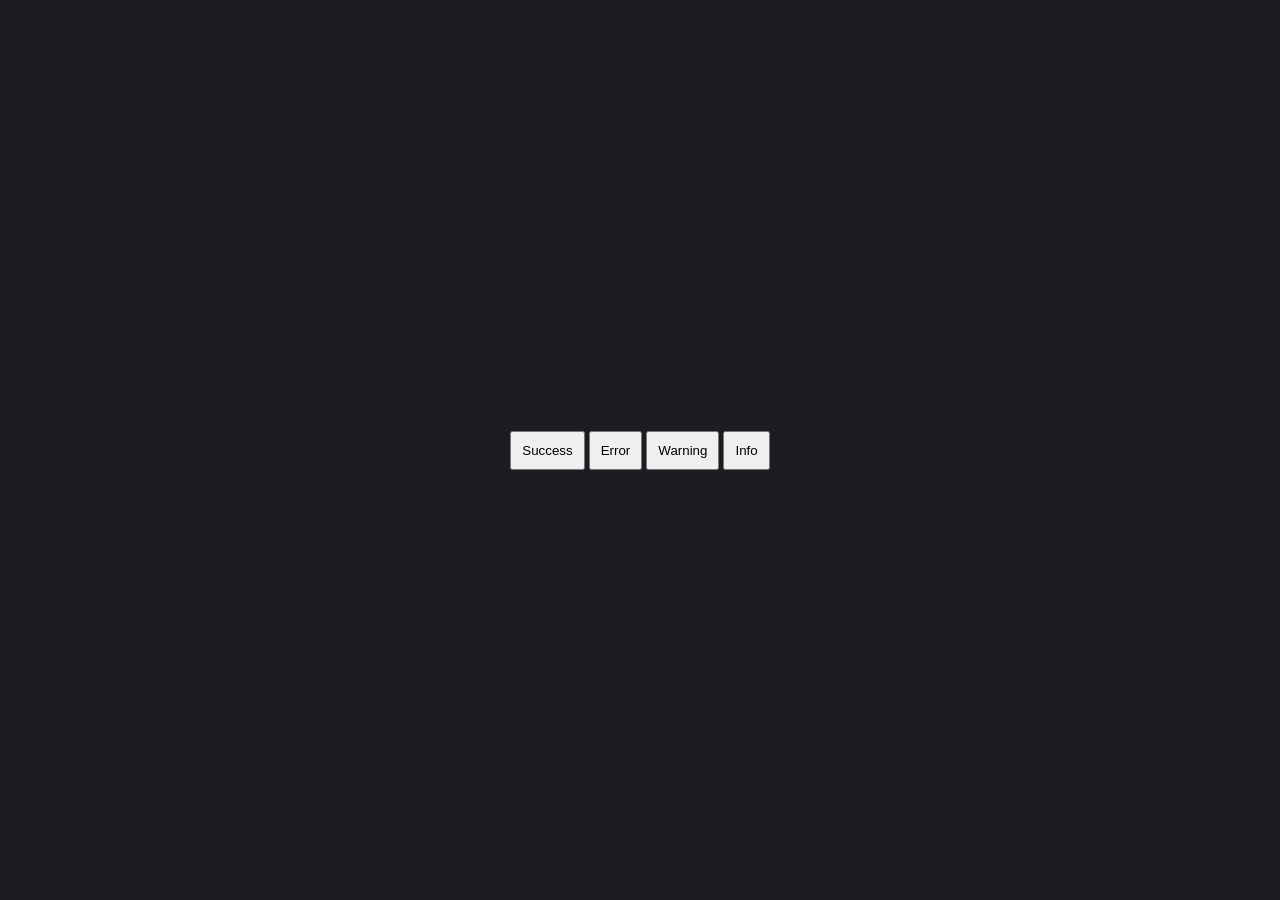
<file: Alerts Messeges/index.html>
<!DOCTYPE html>
<html lang="en">
<head>
    <meta charset="UTF-8">
    <meta name="viewport" content="width=device-width, initial-scale=1.0">
    <link rel="shortcut icon" href="https://img.icons8.com/fluency-systems-filled/50/no-reminders.png" type="image/x-icon">
    <title>Alerts Message</title>
    <link rel="stylesheet" href="style.css">
</head>
<body>

<div class="center-file-label">
    <div class="notifications">
        
    </div>
    <div class="buttons">
        <button class="btn" id="success">Success</button>
        <button class="btn" id="error">Error</button>
        <button class="btn" id="warning">Warning</button>
        <button class="btn" id="info">Info</button>
    </div>
 </div>     
    
</body>
<script src="script.js"></script>
</html>
</file>
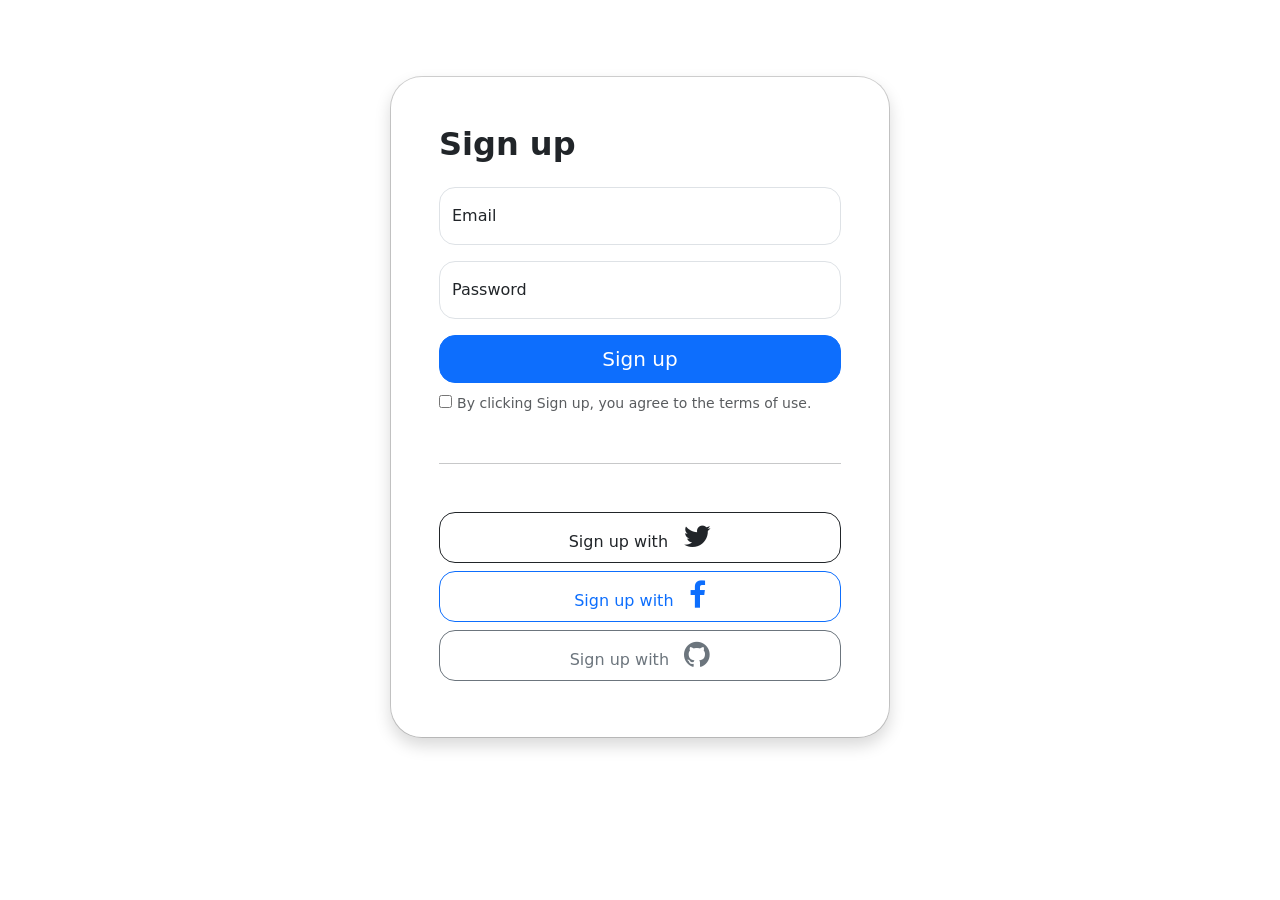
<file: Login Page/index.html>
<!doctype html>
<html lang="en">
  <head>
    <meta charset="utf-8">
    <meta name="viewport" content="width=device-width, initial-scale=1">
    <title>Login page example</title>

    <link href="https://cdn.jsdelivr.net/npm/bootstrap@5.0.2/dist/css/bootstrap.min.css" rel="stylesheet" integrity="sha384-EVSTQN3/azprG1Anm3QDgpJLIm9Nao0Yz1ztcQTwFspd3yD65VohhpuuCOmLASjC" crossorigin="anonymous">
    <link rel="stylesheet" href="https://cdnjs.cloudflare.com/ajax/libs/font-awesome/4.7.0/css/font-awesome.min.css">


    <link href="style.css" rel="stylesheet">
  </head>
  <body>
    
<div class="modal modal-signin position-static d-block py-5">
  <div class="modal-dialog" role="document">
    <div class="modal-content rounded-5 shadow">
      
      <div class="modal-header p-5 pb-4 border-bottom-0 ">
        <h2 class="fw-bold mb-0">Sign up</h2>
      </div>

      <div class="modal-body p-5 pt-0">
        <form class="">

          <div class="form-floating mb-3">
            <input type="email" class="form-control rounded-4" placeholder="name@example.com">
            <label>Email</label>
          </div>

          <div class="form-floating mb-3">
            <input type="password" class="form-control rounded-4" placeholder="Password">
            <label >Password</label>
          </div>

          <button class="w-100 mb-2 btn btn-lg rounded-4 btn-primary" type="submit">Sign up</button>
          
          <input type="checkbox">
          <small class="text-muted">By clicking Sign up, you agree to the terms of use.</small>

          <hr class="my-5">

          <button class="w-100 py-2 mb-2 btn btn-outline-dark rounded-4" type="submit">
            Sign up with  &nbsp; <i class="fa fa-twitter" style="font-size:30px"></i>
          </button>

          <button class="w-100 py-2 mb-2 btn btn-outline-primary rounded-4" type="submit">
            Sign up with  &nbsp; <i class="fa fa-facebook-f" style="font-size:30px"></i>
          </button>

          <button class="w-100 py-2 mb-2 btn btn-outline-secondary rounded-4" type="submit">
             Sign up with  &nbsp; <i class="fa fa-github" style="font-size:30px"></i>
          </button>

        </form>
      </div>

    </div>
  </div>
</div>


      
  </body>
</html>
</file>
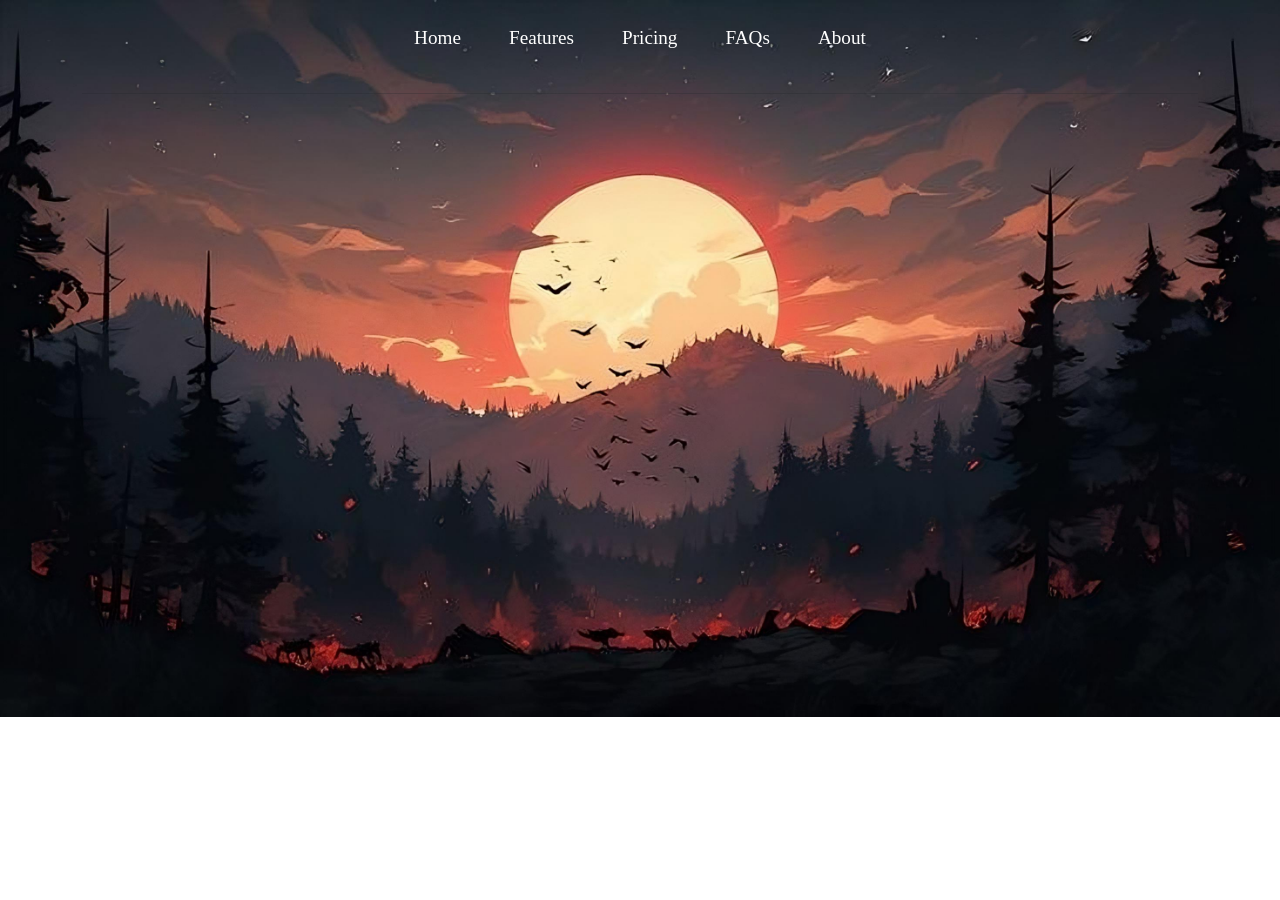
<file: Cover/Cover Page Without Text/index.html>
<!doctype html>
<html lang="en">
  <head>
    <meta charset="utf-8">
    <meta name="viewport" content="width=device-width, initial-scale=1">
    <title>navbar</title>
    <link href="https://cdn.jsdelivr.net/npm/bootstrap@5.0.2/dist/css/bootstrap.min.css" rel="stylesheet" integrity="sha384-EVSTQN3/azprG1Anm3QDgpJLIm9Nao0Yz1ztcQTwFspd3yD65VohhpuuCOmLASjC" crossorigin="anonymous">

    <link href="style.css" rel="stylesheet">
  </head>
  <body>

  <div class="container">
    <header class="d-flex justify-content-center py-4 ">
      <ul class="nav nav-pills">
        <li class="nav-item px-4"><a href="#" class="list-item">Home</a></li>
        <li class="nav-item px-4"><a href="#" class="list-item">Features</a></li>
        <li class="nav-item px-4"><a href="#" class="list-item">Pricing</a></li>
        <li class="nav-item px-4"><a href="#" class="list-item">FAQs</a></li>
        <li class="nav-item px-4"><a href="#" class="list-item">About</a></li>
      </ul>
    </header>
    <hr>
  </div>
      
  </body>
</html>
</file>
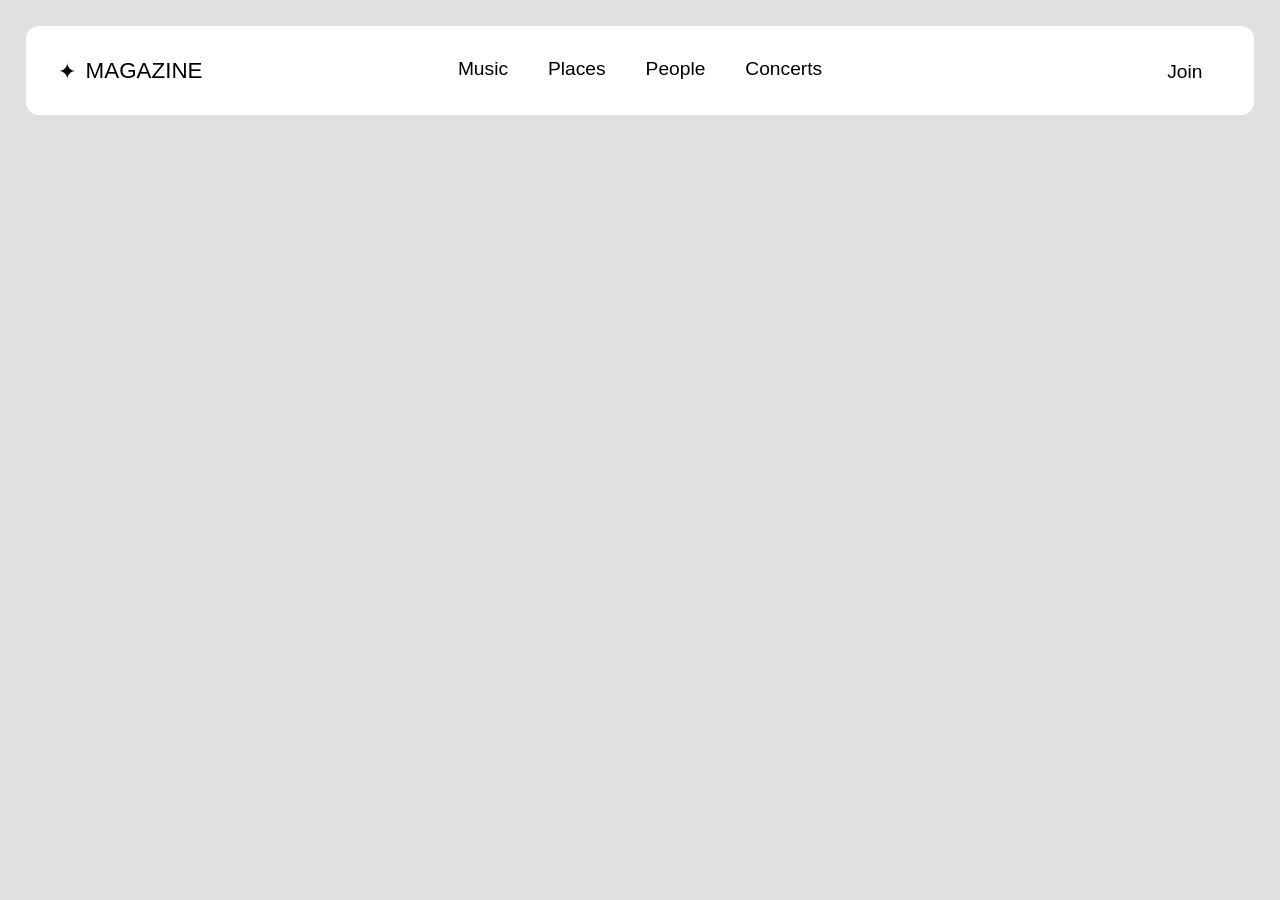
<file: Nav Bars/Hover Respons NavBar/index.html>
<!DOCTYPE html>
<html lang="en">
<head>
    <meta charset="UTF-8">
    <meta name="viewport" content="width=device-width, initial-scale=1.0">
    <title>Nav Bar</title>
    <link rel="stylesheet" href="style.css">
</head>
<body>
        <div class="container">
      <div class="menu-container">
        <div class="menu">
          <div class="menu-shrink">
            <div class="menu-left">
              ✦
              <div class="menu-brand">Magazine</div>
            </div>
            <div class="menu-center">
              <a href="#">Music</a>
              <a href="#">Places</a>
              <a href="#">People</a>
              <a href="#">Concerts</a>
            </div>
            <div class="menu-right">
              <a href="#">Join </a>
            </div>
          </div>

          <div class="menu-expand">
            <span class="divider"></span>
            <div class="expand row-1">
              <span>houston</span>
              <p>Professional and exclusive</p>
            </div>
            <div class="expand row-2">
              <p>
                techno sound identity for your
                <span class="img"></span> &nbsp;brand
              </p>
            </div>
            <div class="expand row-3">
              <p>Sound is our life</p>
              <p class="arrows">
                <span>&#8592;</span>&nbsp;<span>&#8594;</span>
              </p>
            </div>
          </div>
        </div>
      </div>
      
    </div>
</body>
</html>
</file>
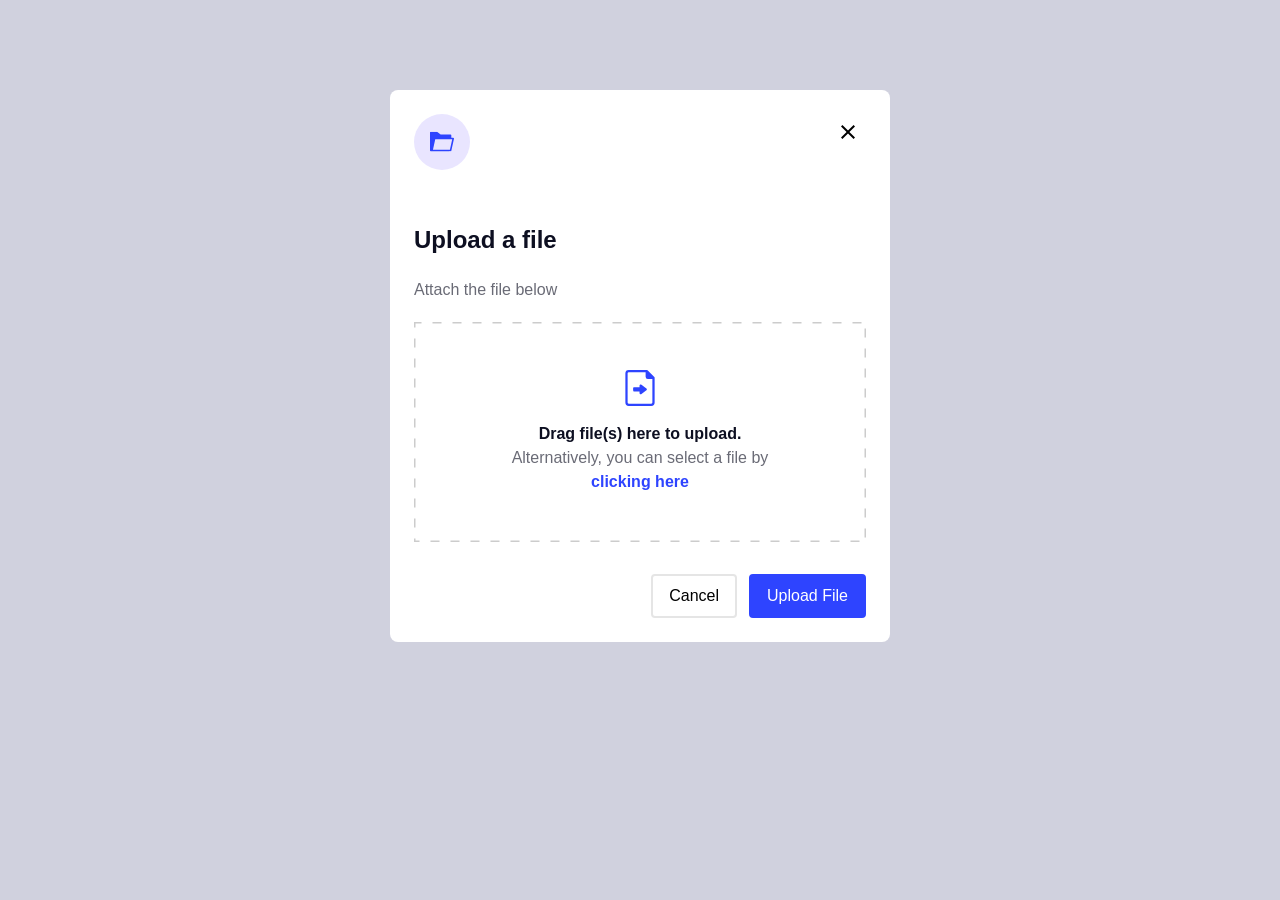
<file: Upload/Upload With Section/index.html>
<!DOCTYPE html>
<html lang="en">
<head>
    <meta charset="UTF-8">
    <meta name="viewport" content="width=device-width, initial-scale=1.0">
    <title>Upload</title>
    <link rel="stylesheet" href="style.css">
</head>
<body>
    
    <div id="uploadPopup" class="modal">

        <div class="modal-header">
            <div class="modal-logo">
                <span class="logo-circle">
                    <svg xmlns="http://www.w3.org/2000/svg" xmlns:xlink="http://www.w3.org/1999/xlink" width="512" height="419.116" viewBox="0 0 512 419.116">
                        <defs>
                            <clipPath id="clip-folder-new">
                                <rect width="512" height="419.116" />
                            </clipPath>
                        </defs>
                        <g id="folder-new" clip-path="url(#clip-folder-new)">
                            <path id="Union_1" data-name="Union 1" d="M16.991,419.116A16.989,16.989,0,0,1,0,402.125V16.991A16.989,16.989,0,0,1,16.991,0H146.124a17,17,0,0,1,10.342,3.513L227.217,57.77H437.805A16.989,16.989,0,0,1,454.8,74.761v53.244h40.213A16.992,16.992,0,0,1,511.6,148.657L454.966,405.222a17,17,0,0,1-16.6,13.332H410.053v.562ZM63.06,384.573H424.722L473.86,161.988H112.2Z" fill="var(--c-action-primary)" stroke="" stroke-width="1" />
                        </g>
                    </svg>
                </span>
            </div>

            <button class="btn-close" onclick="closePopup()">
                <svg xmlns="http://www.w3.org/2000/svg" width="24" height="24" viewBox="0 0 24 24"><path fill="none" d="M0 0h24v24H0V0z"/><path d="M19 6.41L17.59 5 12 10.59 6.41 5 5 6.41 10.59 12 5 17.59 6.41 19 12 13.41 17.59 19 19 17.59 13.41 12 19 6.41z" fill="var(--c-text-secondary)"/></svg>
            </button>
        </div>


        <div class="modal-body" >
            <h2 class="modal-title">Upload a file</h2>
            <p class="modal-description">Attach the file below</p>
            <button class="upload-area" id="dropZone">
                <span class="upload-area-icon">
                        <svg xmlns="http://www.w3.org/2000/svg" xmlns:xlink="http://www.w3.org/1999/xlink" width="340.531" height="419.116" viewBox="0 0 340.531 419.116">
                        <g id="files-new" clip-path="url(#clip-files-new)">
                            <path id="Union_2" data-name="Union 2" d="M-2904.708-8.885A39.292,39.292,0,0,1-2944-48.177V-388.708A39.292,39.292,0,0,1-2904.708-428h209.558a13.1,13.1,0,0,1,9.3,3.8l78.584,78.584a13.1,13.1,0,0,1,3.8,9.3V-48.177a39.292,39.292,0,0,1-39.292,39.292Zm-13.1-379.823V-48.177a13.1,13.1,0,0,0,13.1,13.1h261.947a13.1,13.1,0,0,0,13.1-13.1V-323.221h-52.39a26.2,26.2,0,0,1-26.194-26.195v-52.39h-196.46A13.1,13.1,0,0,0-2917.805-388.708Zm146.5,241.621a14.269,14.269,0,0,1-7.883-12.758v-19.113h-68.841c-7.869,0-7.87-47.619,0-47.619h68.842v-18.8a14.271,14.271,0,0,1,7.882-12.758,14.239,14.239,0,0,1,14.925,1.354l57.019,42.764c.242.185.328.485.555.671a13.9,13.9,0,0,1,2.751,3.292,14.57,14.57,0,0,1,.984,1.454,14.114,14.114,0,0,1,1.411,5.987,14.006,14.006,0,0,1-1.411,5.973,14.653,14.653,0,0,1-.984,1.468,13.9,13.9,0,0,1-2.751,3.293c-.228.2-.313.485-.555.671l-57.019,42.764a14.26,14.26,0,0,1-8.558,2.847A14.326,14.326,0,0,1-2771.3-147.087Z" transform="translate(2944 428)" fill="var(--c-action-primary)"/>
                        </g>
                        </svg>
                </span>
                <span class="upload-area-title">Drag file(s) here to upload.
                </span>
                <span class="upload-area-description">
                    Alternatively, you can select a file by <br/><strong>clicking here</strong>
                </span>
            </button>
        </div>

        <div class="modal-footer">
            <button class="btn-secondary" onclick="closePopup()">Cancel</button>
            <button class="btn-primary">Upload File</button>
        </div>
    </div>

</body>


<script>
  
    function closePopup() {
      document.getElementById('uploadPopup').classList.add('nonactive');
    }

    const dropZone = document.getElementById('dropZone');
    dropZone.addEventListener('dragover', (e) => {
      e.preventDefault();
      dropZone.classList.add('active');
    });
  
    dropZone.addEventListener('dragleave', () => {
      dropZone.classList.remove('active');
    });
  
    dropZone.addEventListener('drop', (e) => {
      e.preventDefault();
      dropZone.classList.remove('active');
      let files = e.dataTransfer.files;
      console.log(files);
    });
  
    dropZone.addEventListener('click', () => {
      const fileInput = document.createElement('input');
      fileInput.type = 'file';
      fileInput.onchange = (e) => {
        let files = e.target.files;
        console.log(files);
      };
      fileInput.click();
    });
  </script>
  

</html>
</file>
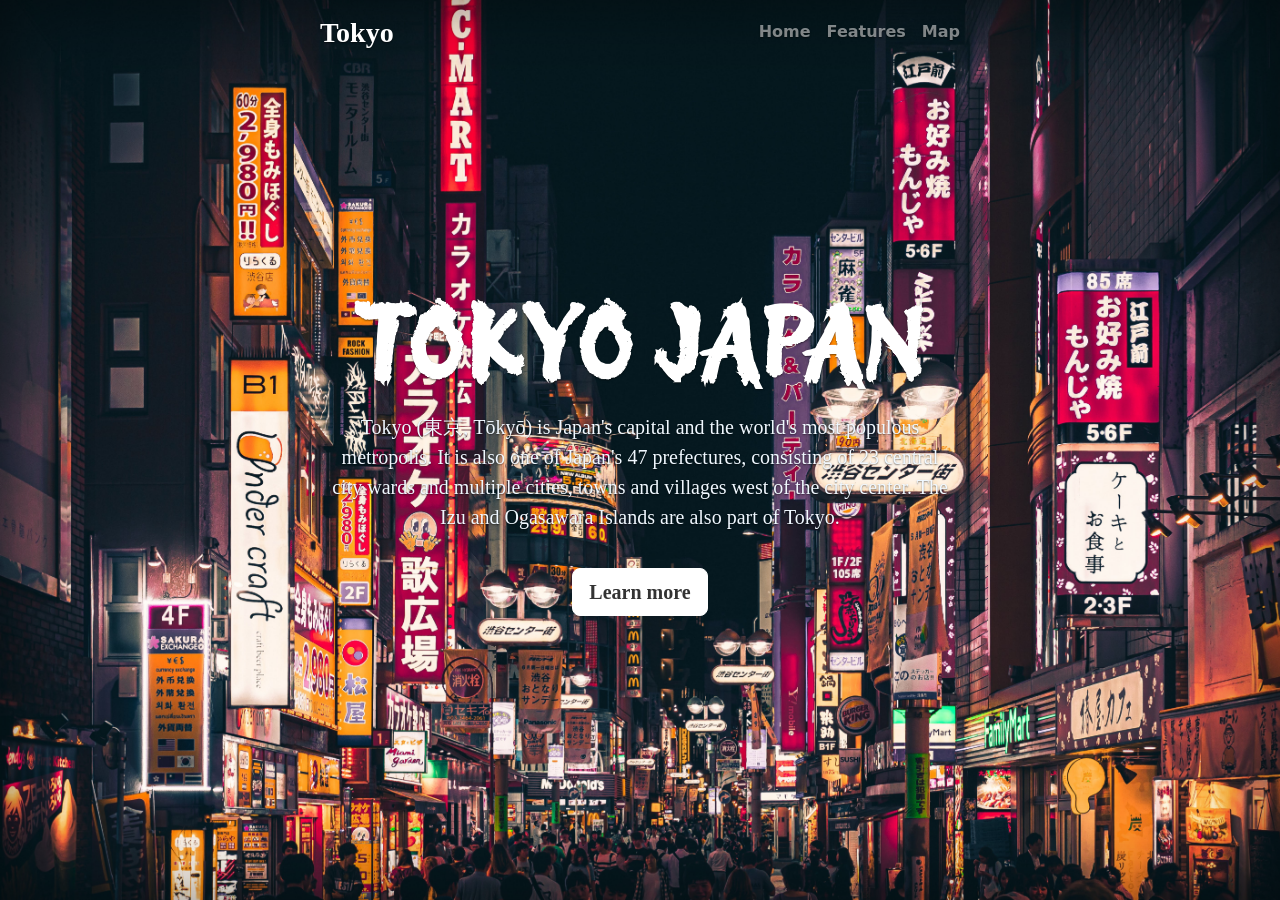
<file: Cover/Boostrap Cover Page/cover page.html>
<!doctype html>
<html lang="en" class="h-100">
  <head>
    <meta charset="utf-8">
    <meta name="viewport" content="width=device-width, initial-scale=1">

    <title>Cover Template</title>

    <link rel="canonical" href="https://getbootstrap.com/docs/5.1/examples/cover/">
    <link rel="preconnect" href="https://fonts.googleapis.com">
    <link rel="preconnect" href="https://fonts.gstatic.com" crossorigin>
    <link href="https://fonts.googleapis.com/css2?family=Protest+Revolution&display=swap" rel="stylesheet">


    

    <!-- Bootstrap core CSS -->
    <link href="https://cdn.jsdelivr.net/npm/bootstrap@5.0.2/dist/css/bootstrap.min.css" rel="stylesheet" integrity="sha384-EVSTQN3/azprG1Anm3QDgpJLIm9Nao0Yz1ztcQTwFspd3yD65VohhpuuCOmLASjC" crossorigin="anonymous">  
    
    <link href="cover.css" rel="stylesheet">

    <style>
      @import url('https://fonts.googleapis.com/css2?family=Protest+Revolution&display=swap');
    </style>

  </head>

<body class="d-flex h-100 text-center text-white bg-dark">
    
<div class="cover-container d-flex w-100 h-100 p-3 mx-auto flex-column">

  <header class="mb-auto">
    <div>
      <h3 class="float-md-start mb-0">Tokyo</h3>
      <nav class="nav nav-masthead justify-content-center float-md-end">
        <a class="nav-link " href="#">Home</a>
        <a class="nav-link" href="#">Features</a>
        <a class="nav-link" href="#">Map</a>
      </nav>
    </div>
  </header>

  <main class="px-2">
    <h1>TOKYO JAPAN</h1>
    <p class="lead">Tokyo (東京, Tōkyō) is Japan's capital and the world's most populous metropolis. It is also one of Japan's 47 prefectures, consisting of 23 central city wards and multiple cities, towns and villages west of the city center. The Izu and Ogasawara Islands are also part of Tokyo.</p>
    <p class="lead">
      <a href="#" class="btn btn-lg btn-secondary fw-bold border-white bg-white">Learn more</a>
    </p>
  </main>

  <footer class="mt-auto text-white-50">
    <!--   -->
  </footer>

</div>
    
</body>

</html>
</file>
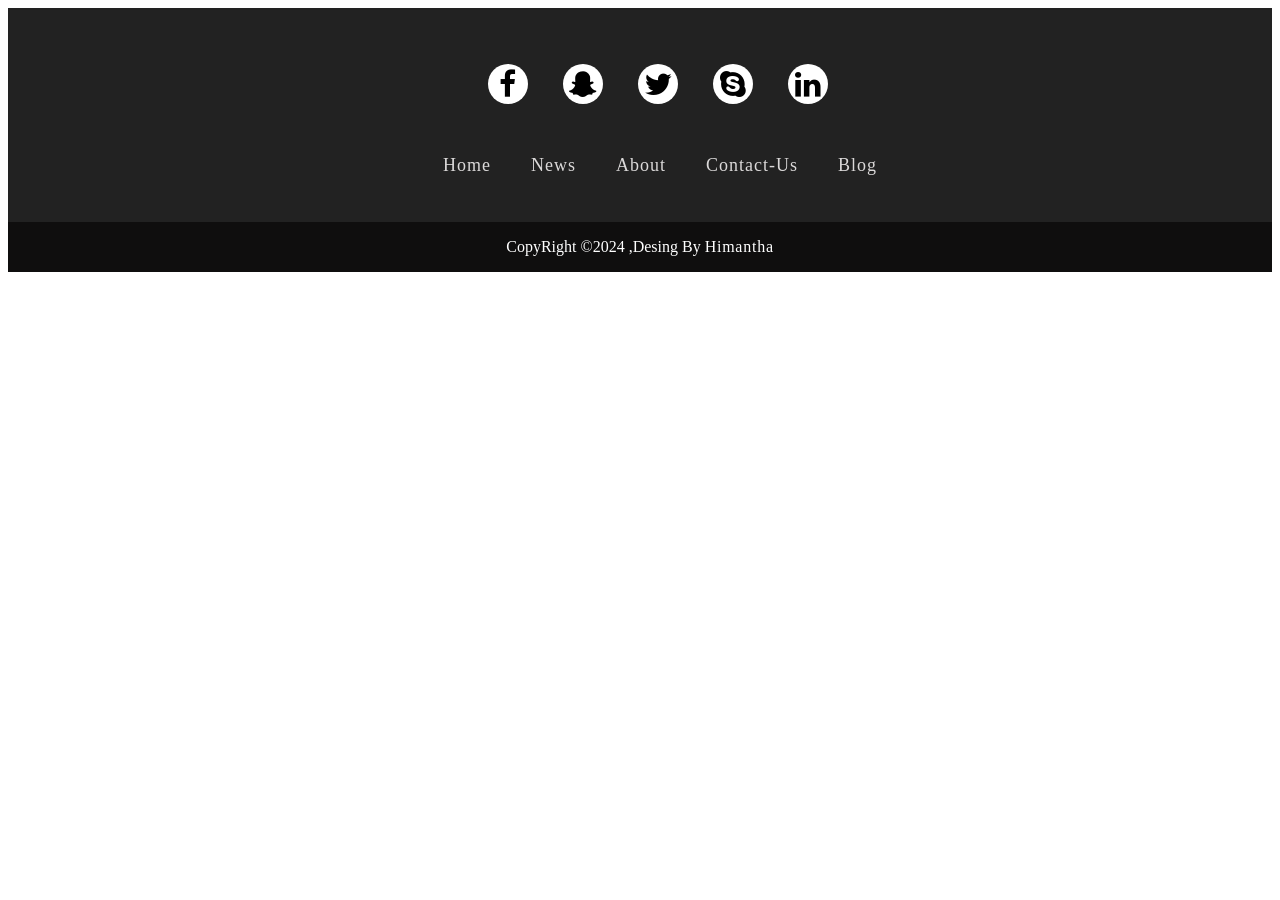
<file: footer/footer/footer.html>
<!DOCTYPE html>
<html lang="en">
<head>
    <meta charset="UTF-8">
    <meta name="viewport" content="width=device-width, initial-scale=1.0">
    <title>Footer</title>
    <link rel="stylesheet" href="https://cdnjs.cloudflare.com/ajax/libs/font-awesome/4.7.0/css/font-awesome.min.css">

    <link href="style.css" rel="stylesheet">

</head>
<body>
    <footer class="footer-section">
        <div class="container-fluid">
            <div class="container">
                <ul class="list-icon">
                    <li class="list-item">
                        <a href="#" class="fa fa-facebook"></a>
                    </li>
                    <li class="list-item">
                        <a href="#" class="fa fa-snapchat-ghost"></a>
                    </li>
                    <li class="list-item">
                        <a href="#" class="fa fa-twitter"></a>
                    </li>
                    <li class="list-item">
                        <a href="#" class="fa fa-skype"></a>
                    </li>
                    <li class="list-item">
                        <a href="#" class="fa fa-linkedin"></a>
                    </li>
                    
                </ul>


                <ul class="list-text">
                    <li class="list-item-text">
                        <a href="">Home</a>
                    </li>
                    <li class="list-item-text">
                        <a href="">News</a>
                    </li>
                    <li class="list-item-text">
                        <a href="">About</a>
                    </li>
                    <li class="list-item-text">
                        <a href="">Contact-Us</a>
                    </li>
                    <li class="list-item-text">
                        <a href="">Blog</a>
                    </li>
                </ul>
            </div>
        </div>
    </footer>
    <div class="container-fluid" id="text-footer">
        <p class="text">CopyRight <span>&copy;2024</span> ,Desing By
            <span class="link-span">
                <a href="mailto:maxpaney288@gmail.com">Himantha</a>
            </span>
        </p>
    </div>
</body>
</html>
</file>
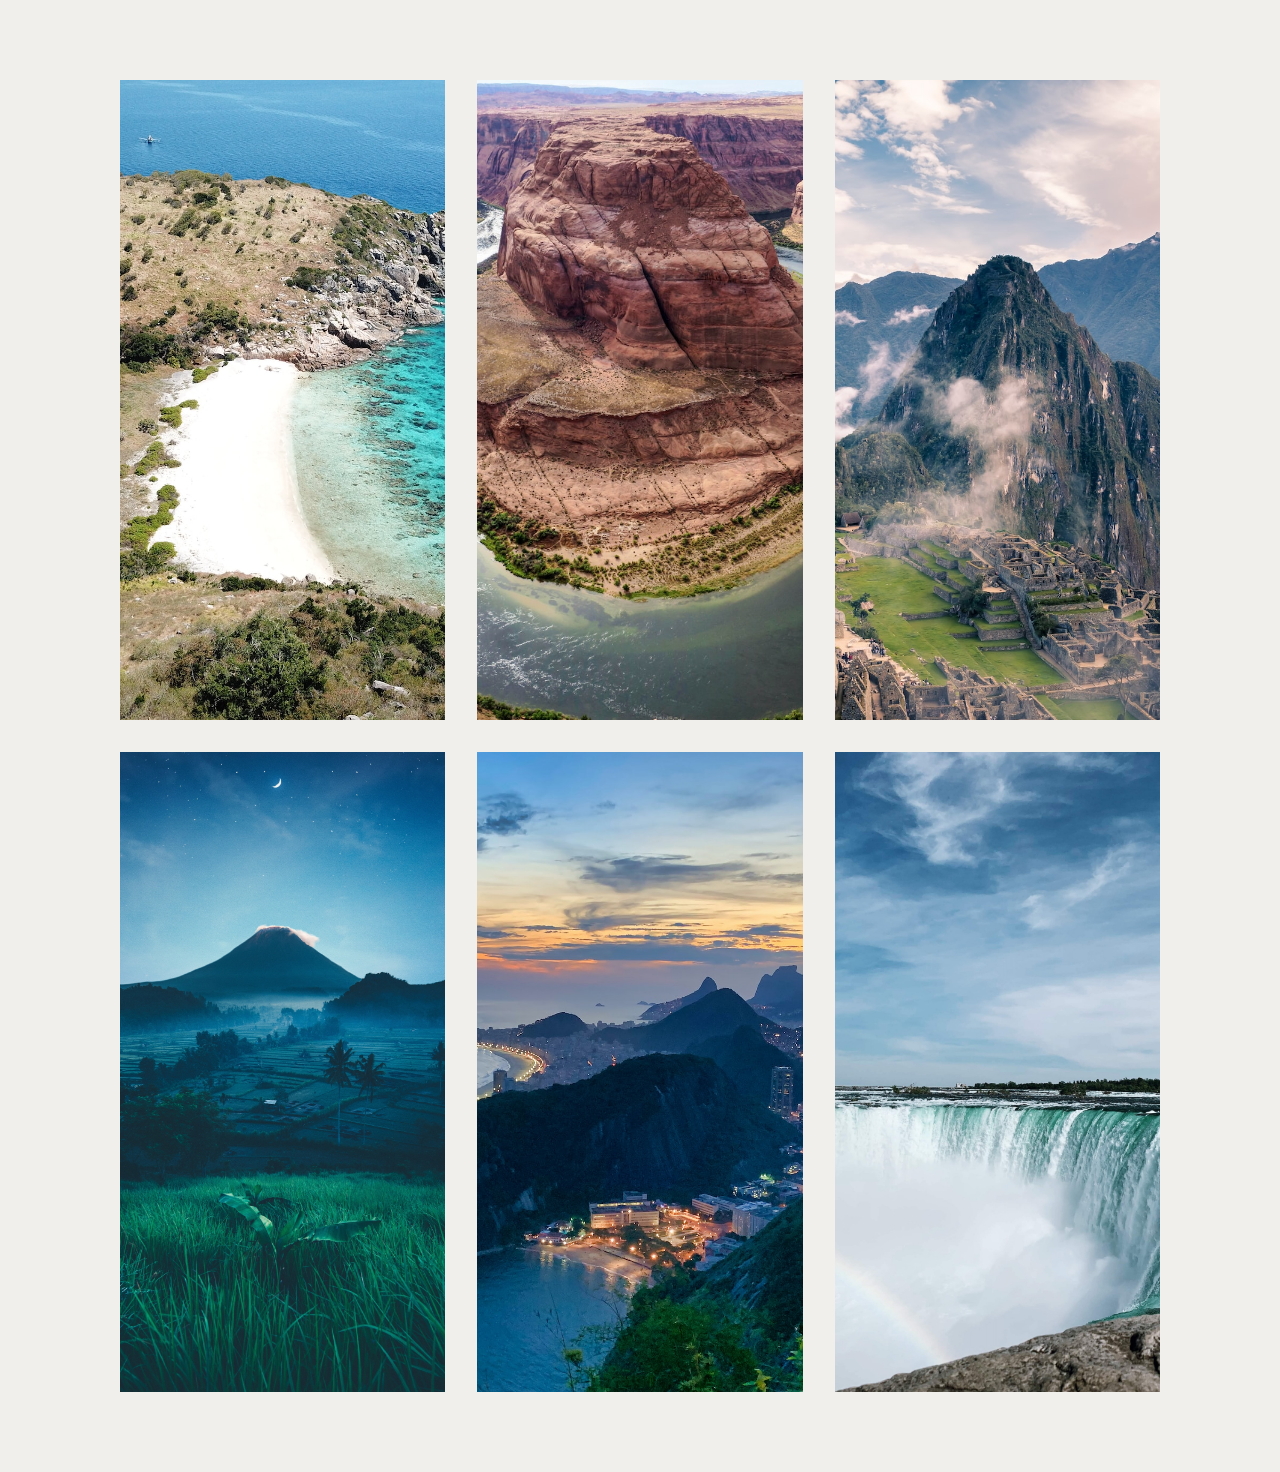
<file: Image Hover/Image Hover With Text/Image Hover.html>
<!DOCTYPE html>
<html lang="en">
<head>
	<meta charset="UTF-8">
	<meta name="viewport" content="width=device-width, initial-scale=1.0">
	<title>Crads</title>


	<link rel="stylesheet" href="https://cdn.jsdelivr.net/npm/modern-normalize@2.0.0/modern-normalize.min.css">


	<link rel="preconnect" href="https://fonts.googleapis.com">
	<link rel="preconnect" href="https://fonts.gstatic.com" crossorigin>
	<link href="https://fonts.googleapis.com/css2?family=Open+Sans:wght@400;700&family=Playfair+Display:ital,wght@0,400;0,700;1,400&display=swap" rel="stylesheet">

	<style>
		:root {
			--def-transition-duration: .3s;
		}

		html {
			font-size: 16px;
			font-family: 'Open Sans', sans-serif;
			line-height: 1.5;
		}

		body {
			background-color: #F1EFEC;
			padding: 5rem 7.5rem;
			color: #151618;
		}

		h2,
		h3,
		.price {
			font-family: 'Playfair Display', serif;
			margin: 0;
		}

		h2 {
			color: #151618;
			font-size: 3.0625rem;
			font-weight: 700;
			line-height: 120%; /* 3.675rem */
			margin: 2rem 0;
		}

		h3 {
			font-size: 2.1875rem;
			font-weight: 400;
			line-height: 120%; /* 2.625rem */
		}

		.price {
			font-variant-numeric: lining-nums proportional-nums;
			line-height: 120%; /* 1.875rem */
			font-size: 1.5625rem;
		}

		header p {
			font-size: 1.125rem;
		}

		p.small {
			color: #E54949;
			font-size: 0.8125rem;
			font-weight: 700;
			text-transform: uppercase;
		}

		figure,
		figure p.small {
			color: #fff;
		}

		figure h3 + p {
			font-size: 0.8125rem;
		}

		figure footer p.small {
			font-weight: 400;
			margin-bottom: 0;
		}

		img {
			width: 100%;
			height: 100%;
			display: block;
			object-fit: cover;
		}

		header {
			margin-bottom: 7.5rem;
			max-width: 75%;
		}

		.gallery {
			display: grid;
			list-style-type: none;
			padding: 0;
			margin: 0;
			grid-gap: 2rem;
			grid-template-columns: repeat(auto-fit, minmax(20rem, 1fr));
			grid-auto-rows: 40rem;
			grid-auto-flow: dense;
		}

		figure {
			margin: 0;
			width: 100%;
			height: 100%;
			position: relative;
		}

		figcaption {
			position: absolute;
			inset: 0;
			pointer-events: none;
			padding: 4rem 2.5rem;
			display: flex;
			flex-direction: column;
			justify-content: flex-end;
			gap: 2rem;
		}

		figcaption main {
			display: flex;
			flex-direction: column;
			justify-content: flex-end;
			gap: 2rem;
		}

		figure p {
			margin: 0;
		}

		figure footer {
			display: flex;
			justify-content: space-between;
			align-items: center;
		}

		figure footer img {
			width: auto;
		}

		figure main,
		figure footer {
			opacity: 0;
		}

		figure:hover main,
		figure:hover footer {
			opacity: 1;
		}

		figcaption {
			z-index: 1;
		}

		figcaption::before {
			content: '';
			position: absolute;
			inset: 0;
			background: linear-gradient(180deg, rgba(21, 22, 24, 0.24) 0%, #151618 100%);
			z-index: -1;
			opacity: 0;
			transition-property: opacity;
		}

		figure:hover figcaption::before {
			opacity: 1;
		}

		figure a img {
			transform: scale(1.2);
			transition-property: transform;
		}

		figure:hover a img {
			transform: scale(1);
		}

		figure {
			overflow: hidden;
		}

		figure main {
			transform: translate3d(0, -6rem, 0);
			transition-property: opacity, transform;
		}

		figure footer {
			transform: translate3d(0, 6rem, 0);
			transition-property: opacity, transform;
		}

		figure footer img {
			transform: translate3d(-3rem, 0, 0) rotate(360deg);
			transition-delay: var(--def-transition-duration);
			opacity: 0;
		}

		figure:hover main,
		figure:hover footer {
			transform: translate3d(0, 0, 0);
		}

		figure:hover footer img {
			transform: translate3d(0, 0, 0) rotate(0);
			opacity: 1;
		}

		figcaption::before,
		figure img,
		figure main,
		figure footer {
			transition-duration: var(--def-transition-duration);
			transition-timing-function: ease-in-out;
		}


	</style>
</head>
<body>

	<section id="page-content">


		<ul class="gallery">
			<li>
				<figure>
					<a href="#"><img src="images/gallery-1.jpg" alt="Great Barrier Reef, Australia"></a>
					<figcaption>
						<main>
							<p class="small">9-day trip</p>
							<h3>Great Barrier Reef, <em>Australia</em></h3>
							<p>Dive into the vibrant underwater world of the Great Barrier Reef, a UNESCO World Heritage Site teeming with marine life.</p>
						</main>

						<footer>
							<div>
								<p class="small">From</p>
								<p class="price">€2,500</p>
							</div>
						</footer>
					</figcaption>
				</figure>
			</li>
			<li>
				<figure>
					<a href="#"><img src="images/gallery-2.jpg" alt="Gallery image"></a>
					<figcaption>
						<main>
							<p class="small">7-day trip</p>
							<h3>Grand Canyon, <em>United States</em></h3>
							<p>Stand in awe at the colossal beauty of the Grand Canyon, carved by the forces of nature over millions of years.</p>
						</main>

						<footer>
							<div>
								<p class="small">From</p>
								<p class="price">€1,200</p>
							</div>
						</footer>
					</figcaption>
				</figure>
			</li>
			<li>
				<figure>
					<a href="#"><img src="images/gallery-3.jpg" alt="Gallery image"></a>
					<figcaption>
						<main>
							<p class="small">10-day trip</p>
							<h3>Machu Picchu, <em>Peru</em></h3>
							<p>Uncover the mystique of the ancient Inca ruins perched high in the Andes Mountains at Machu Picchu.</p>
						</main>

						<footer>
							<div>
								<p class="small">From</p>
								<p class="price">€2,200</p>
							</div>
						</footer>
					</figcaption>
				</figure>
			</li>
			<li>
				<figure>
					<a href="#"><img src="images/gallery-4.jpg" alt="Gallery image"></a>
					<figcaption>
						<main>
							<p class="small">11-day trip</p>
							<h3>Bali, <em>Indonesia</em></h3>
							<p>Find tranquility on the idyllic island of Bali, with its lush landscapes, serene temples, and warm hospitality.</p>
						</main>

						<footer>
							<div>
								<p class="small">From</p>
								<p class="price">€3,200</p>
							</div>
						</footer>
					</figcaption>
				</figure>
			</li>
			<li>
				<figure>
					<a href="#"><img src="images/gallery-5.jpg" alt="Gallery image"></a>
					<figcaption>
						<main>
							<p class="small">5-day trip</p>
							<h3>Rio de Janeiro, <em>Brazil</em></h3>
							<p>Experience the rhythm and energy of Rio de Janeiro, home to vibrant Carnival celebrations, iconic landmarks, and stunning beaches.</p>
						</main>

						<footer>
							<div>
								<p class="small">From</p>
								<p class="price">€1,600</p>
							</div>
						</footer>
					</figcaption>
				</figure>
			</li>
			<li>
				<figure>
					<a href="#"><img src="images/gallery-6.jpg" alt="Gallery image"></a>
					<figcaption>
						<main>
							<p class="small">13-day trip</p>
							<h3>Niagara Falls, <em>Canada</em></h3>
							<p>Immerse yourself in the breathtaking cascades and embark on unforgettable adventures in this natural wonder.</p>
						</main>

						<footer>
							<div>
								<p class="small">From</p>
								<p class="price">€3,000</p>
							</div>
						</footer>
					</figcaption>
				</figure>
			</li>
		</ul>
	</section>
</body>
</html>
</file>
<file: Alerts Messeges/style.css>
@import url('https://fonts.googleapis.com/css2?family=Poppins:wght@400;500;600&display=swap');

body {
    margin: 0;
  font-family: 'Poppins', sans-serif;
  display: flex;
  align-items: center;
  justify-content: center;
  min-height: 100vh;
  background: #1C1D22;
}
button{
    padding: 10px;
}

.notifications {
  position: fixed;
  top: 30px;
  right: 20px;
}
.toast{
    position: relative;
    padding: 10px;
    margin-bottom: 10px;
    color: #fff;
    width: 400px;
    display: grid;
    grid-template-columns: 70px 1fr 70px;
    border-radius: 5px;
    --color: #0abf30;
    background-image: linear-gradient(to right, #0abf3055, #22242F 30%);
    animation: show_toast 0.3s ease forwards;
}
.toast i{
    color: var(--color);
}
.toast .title{
    font-size: x-large;
    font-weight: bold;
}
.toast i{
    display: flex;
    justify-content: center;
    align-items: center;
    font-size: x-large;
}
.toast span,
.toast .close{
    opacity: 0.6;
    color: #fff
}

@keyframes show_toast {
  0% {
    transform: translateX(100%);
  }
  40% {
    transform: translateX(-5%);
  }
  80% {
    transform: translateX(0%);
  }
  100% {
    transform: translateX(-10%);
  }
}
.toast::before{
    position: absolute;
    bottom: 0;
    left: 0;
    background-color: var(--color);
    box-shadow: 0 0 10px var(--color);
    content: '';
    width: 100%;
    height: 3px;
    animation: timeOut 5s linear 1 forwards;
}
@keyframes timeOut{
    to{
        width: 0%;  
    }
}
/* error */
.toast.error{
   --color: #f24d4c;
   background-image: linear-gradient(to right, #f24d4c55, #22242F 30%);
}
/* warning */
.toast.warning{
    --color: #e9bd0c;
    background-image: linear-gradient(to right, #e9bd0c55, #22242F 30%);
}
/* info */
.toast.info{
    --color: #3498db;
    background-image: linear-gradient(to right, #3498db55, #22242F 30%);
}
</file>
<file: Login Page/style.css>
.bi {
  vertical-align: -.125em;
  fill: currentColor;
}

.rounded-4 { border-radius: .5rem; }
.rounded-5 { border-radius: .75rem; }
.rounded-6 { border-radius: 1rem; }

.modal-sheet .modal-dialog {
  width: 380px;
  transition: bottom .75s ease-in-out;
}
.modal-sheet .modal-footer {
  padding-bottom: 2rem;
}

.modal-alert .modal-dialog {
  width: 380px;
}

.border-right { border-right: 1px solid #eee; }

.modal-tour .modal-dialog {
  width: 380px;
}

.bd-placeholder-img {
  font-size: 1.125rem;
  text-anchor: middle;
  -webkit-user-select: none;
  -moz-user-select: none;
  user-select: none;
}

@media (min-width: 768px) {
  .bd-placeholder-img-lg {
    font-size: 3.5rem;
  }
}
</file>
<file: Cover/Cover Page Without Text/style.css>
body{
  background-image: url("bg\ image.jpeg") ;
  background-repeat: no-repeat;
  background-size: cover;
}
.nav-item{
  font-family: 'Times New Roman', Times, serif;
  font-size: larger;
  font-style: normal;
}
.list-item{
  color: white;
  text-decoration: none ;
}
.list-item:hover{
  transform: scale(1.2);
  letter-spacing: 1px;
  color: white;
}

header{
  padding-bottom: 5px;
}
</file>
<file: Nav Bars/Hover Respons NavBar/style.css>
* {
  margin: 0;
  padding: 0;
  box-sizing: border-box;
  font-family: Helvetica, sans-serif, sans-serif;
}

body {
  width: 100%;
  height: 100%;
  background: #e0e0e0;
}

.menu-container {
  position: fixed;
  top: 0;
  width: 100%;
}

.menu {
  background: #fff;
  height: 5.6rem;
  margin: 1.6rem;
  padding: 2rem;
  border-radius: 0.8rem;
  display: flex;
  flex-direction: column;
  flex-wrap: wrap;
  justify-content: flex-start;
  align-items: flex-start;
  font-size: 1.4rem;
  font-weight: 400;
  transition: 0.3s;
}

.menu:hover {
  height: 29rem;
}

@media (max-width: 900px) {
  .menu:hover {
    height: 90vh;
  }
}

.menu-shrink {
  width: 100%;
  display: flex;
  flex-direction: row;
  flex-wrap: wrap;
  justify-content: flex-start;
  align-items: flex-start;
}

.menu-left {
  position: relative;
  top: 0;
  display: flex;
  flex: 1;
  text-align: left;
}

.menu-center {
  display: flex;
  flex: 1;
  text-align: center;
}

.menu-right {
  align-items: center;
  flex: 1;
  text-align: right;
}

.menu-brand {
  padding: 0 10px;
  text-transform: uppercase;
}

.menu-center a {
  color: #000;
  padding: 0 20px;
  text-decoration: none;
  font-weight: 300;
  font-size: 1.2rem;
}

@media (max-width: 900px) {
  .menu-center {
    display: none;
  }
}

.menu-right a {
  color: #000;
  text-decoration: none;
  font-weight: 300;
  font-size: 1.2rem;
  padding: 0 20px;
}

.menu-expand {
  position: relative;
  width: 100%;
  padding: 2.4rem 0;
  display: flex;
  flex-direction: column;
}

.menu-expand p {
  margin: 0.2rem 0;
  font-family: "Canopee", sans-serif;
  font-size: 3.2rem;
  line-height: 70px;
}

.menu-expand .divider {
  position: relative;
  width: 0%;
  height: 1px;
  background: rgba(0, 0, 0, 0.1);
  transition: all 0.02s ease;
}

.menu:hover .divider {
  width: 100%;
  transition: 0.6s;
  transition-delay: 0.25s;
  opacity: 1;
  transform: translateY(0px);
}

.menu-expand .row-1 {
  position: relative;
  display: flex;
  align-items: center;
  margin-top: 2.2rem;
  opacity: 0;
  transform: translateY(50px);
  transition: all 0.02s ease;
}

.menu:hover .row-1 {
  transition: 0.6s;
  transition-delay: 0.3s;
  opacity: 1;
  transform: translateY(0px);
}

.menu-expand .row-1 span {
  text-transform: uppercase;
  padding: 0.25rem 0.6rem 0.15rem 0.6rem;
  font-size: 0.8rem;
  border: 1px solid #000;
  border-radius: 0.8rem;
  margin-right: 1rem;
}

.menu-expand .row-2 {
  position: relative;
  display: flex;
  flex-direction: row;
  align-items: center;
  opacity: 0;
  transform: translateY(50px);
  transition: all 0.02s ease;
}

.menu:hover .row-2 {
  transition: 0.6s;
  transition-delay: 0.4s;
  opacity: 1;
  transform: translateY(0px);
}

.menu-expand .row-2 span.img {
  position: relative;
  top: 0.8rem;
  left: 0.4rem;
  display: inline-block;
  width: 100px;
  height: 60px;
  line-height: 60px;
  border-radius: 1rem;
  background: url("https://images.unsplash.com/photo-1623578963865-6bb7b0629a54?ixlib=rb-1.2.1&ixid=MnwxMjA3fDB8MHxwaG90by1wYWdlfHx8fGVufDB8fHx8&auto=format&fit=crop&w=1634&q=80")
    no-repeat 50% 50%;
  background-size: cover;
}

.menu-expand .row-3 {
  position: relative;
  display: flex;
  align-items: center;
  justify-content: space-between;
  margin-top: 10px;
  opacity: 0;
  transform: translateY(50px);
  transition: all 0.02s ease;
}

.menu:hover .row-3 {
  transition: 0.6s;
  transition-delay: 0.5s;
  opacity: 1;
  transform: translateY(0px);
}

.arrows span {
  font-family: "Bigilla" !important;
  font-size: 2rem;
  color: #fff;
  padding: 0.6rem 1.2rem;
  background: #000;
  border-radius: 100px;
}

.text-container {
  margin: 8rem 1.6rem;
}

.text-container h1 {
  font-family: "Voyage";
  font-weight: 300;
  margin: 1rem 0;
  font-size: 2rem;
  line-height: 4rem;
  color: #858585;
}

.line-break {
  height: 15rem;
}
</file>
<file: Upload/Upload With Section/style.css>
*, *:after, *:before {
	box-sizing: border-box;
}

:root {
	--c-action-primary: #2e44ff;
	--c-action-primary-accent: #e9e5ff;
	--c-action-secondary: #e5e5e5;
	--c-background-primary: #d0d1de;
}

body {
	font-family: "Inter", sans-serif;
	color: #0d0f21;
	background-color: #d0d1de;	
	line-height: 1.5;
}

input, button, select, textarea {
	font: inherit;
}

.modal.nonactive {
    display: none;
    position: fixed;
    left: 50%;
    top: 50%;
    transform: translate(-50%, -50%);
    border: 1px solid #ccc;
    background-color: #fff;
    padding: 20px;
    z-index: 1000;
}

.modal {
	width: 90%;
	max-width: 500px;
	margin-left: auto;
	margin-right: auto;
	margin-top: 10vh;
	margin-bottom: 10vh;
	background-color: #FFF;
	border-radius: .5rem;
	box-shadow: 0 5px 15px rgba(#000, .2); 
}

.modal-header {
	display: flex;
	align-items: flex-start;
	justify-content: space-between;
	padding: 1.5rem 1.5rem 1rem;
}

.logo-circle {
	width: 3.5rem;
	height: 3.5rem;
	display: flex;
	justify-content: center;
	align-items: center;
	border-radius: 50%;
	background-color: #e9e5ff;
	svg {
		max-width: 1.5rem;
	}
}

.btn-close {
	display: flex;
	align-items: center;
	justify-content: center;
	width: 2.25rem;
	height: 2.25rem;
	border-radius: .25rem;
	border: none;
	background-color: transparent;
	&:hover, &:focus {
		background-color: #e9e5ff;
	}
}

.modal-body {
	padding: 1rem 1.5rem;
}

.modal-title {
	font-weight: 700;
}

.modal-description {
	color: #6a6b76;
}

.upload-area {
	margin-top: 1.25rem;
	border: none;
	background-image: url("data:image/svg+xml,%3csvg width='100%25' height='100%25' xmlns='http://www.w3.org/2000/svg'%3e%3crect width='100%25' height='100%25' fill='none' stroke='%23ccc' stroke-width='3' stroke-dasharray='6%2c 14' stroke-dashoffset='0' stroke-linecap='square'/%3e%3c/svg%3e");
	background-color: transparent;
	padding: 3rem;
	width: 100%;
	display: flex;
	flex-direction: column;
	align-items: center;
	&:hover, &:focus {
			background-image: url("data:image/svg+xml,%3csvg width='100%25' height='100%25' xmlns='http://www.w3.org/2000/svg'%3e%3crect width='100%25' height='100%25' fill='none' stroke='%232e44ff' stroke-width='3' stroke-dasharray='6%2c 14' stroke-dashoffset='0' stroke-linecap='square'/%3e%3c/svg%3e");
	}
} 

.upload-area-icon {
	display: block;
	width: 2.25rem;
	height: 2.25rem;
	svg {
		max-height: 100%;
		max-width: 100%;
	}
}

.upload-area-title {
	margin-top: 1rem;
	display: block;
	font-weight: 700;
		color: #0d0f21;
}

.upload-area-description {
		display: block;
		color: #6a6b76;
	strong {
		color: #2e44ff;
		font-weight: 700;
	}
}

.modal-footer {
	padding: 1rem 1.5rem 1.5rem;
	display: flex;
	justify-content: flex-end;
	[class*="btn-"] {
		margin-left: .75rem;
	}
}

.btn-secondary, .btn-primary {
	padding: .5rem 1rem;
	font-weight: 500;
	border: 2px solid #e5e5e5;
	border-radius: .25rem;
	background-color: transparent;
}

.btn-primary {
	color: #FFF;
	background-color: #2e44ff;
	border-color: #2e44ff;
}
</file>
<file: Cover/Boostrap Cover Page/cover.css>
.btn-secondary,
.btn-secondary:hover,
.btn-secondary:focus {
  color: #333;
  text-shadow: none; 
}



body {
  text-shadow: 0 .05rem .1rem rgba(0, 0, 0, .5);
  box-shadow: inset 0 0 5rem rgba(0, 0, 0, .5);
  background-image: url("tokiyo.jpg");
  background-repeat: no-repeat;
  background-size: cover;
}

.cover-container {
  max-width: 42em;
}

h1{
  font-family: 'Protest Revolution', sans-serif;
  font-size: 100px;
  font-weight: 900;
}

h3{
  font-family: 'Libre Baskerville', serif;
  font-weight: 900;
}

p{
  font-family: 'Libre Baskerville', serif;
  font-weight: 500;
  color:aliceblue;
  padding-bottom: 20px;
}



.nav-masthead .nav-link {
  padding: .25rem 0;
  font-weight: 700;
  color: rgba(255, 255, 255, .5);
  background-color: transparent;
  border-bottom: .25rem solid transparent;
}

.nav-masthead .nav-link:hover,
.nav-masthead .nav-link:focus {
  border-bottom-color: rgba(255, 255, 255, .25);
}

.nav-masthead .nav-link + .nav-link {
  margin-left: 1rem;
}

.nav-masthead .active {
  color: #fff;
  border-bottom-color: #fff;
}
</file>
<file: footer/footer/style.css>
body{
    background-color: rgb(255, 255, 255);


}

.footer-section{
    background-color: #222222;
    display: grid;
    align-items: center;
    justify-content: center;

}

.container-fluid{
    align-content: center;
    justify-content: center;
    display: flex;
}


.list-icon{
    display: flex;
    gap:lrem;
    align-items: center;
    justify-content: center;
    list-style: none;
    
}

.list-item{
    margin: 40px 20px 15px 15px;
}

.list-item > a{
    text-decoration: none;
    background-color:#ffff;
    color: #000;
    padding: 5px;
    font-size: 30px;
    width: 30px;
    text-align: center;
    border-radius: 100%;
}

.fa-facebook:hover{
    background-color:#2e31fd;
    color: #ffff;
    transition: all 0.5s;
    border-radius: 100%;
}

.fa-snapchat-ghost:hover{
    background: #fffc00;
    color: white;
    text-shadow: -1px 0 black, 0 1px black, 1px 0 black, 0 -1px black;
    transition: all 0.5s;
    border-radius: 100%;
}

.fa-twitter:hover{
    background-color:#55ACEE;
    color: #ffff;
    transition: all 0.5s;
    border-radius: 100%;
}

.fa-skype:hover {
    background: #00aff0;
    color: #ffff;
    transition: all 0.5s;
    border-radius: 100%;
}

.fa-linkedin:hover{
    background-color:#007bb5;
    color: #ffff;
    transition: all 0.5s;
    border-radius: 100%;
}


.list-text{
    display: flex;
    justify-self: space-around;
    align-items: center;
    text-align: center;
    list-style: none;
    padding-bottom: 30px;
    padding-top: 20px;
}

.list-item-text{
    margin-left: 20px;
    margin-right: 20px;
}
.list-item-text > a{
    color: rgb(219, 217, 217);
    text-decoration: none;
    position: relative;
    font-family: 'Times New Roman', Times, serif;
    font-size: 18px;
    letter-spacing: 1px;

}

.list-item-text>a{
    background-color:transparent;
    transition: 0.3s;
    border-color: transparent;
    border: 5px;
}

.list-item-text>a:hover{
    transition: all 0.75s;
    color: #fff;
    border-color: #ffff;
    border-bottom: 5px;
    font-family: Georgia, 'Times New Roman', Times, serif;

}

#text-footer{
    background-color: #0f0e0e;
    text-align: center;
    justify-content: center;
    color: white;

}

#text-footer a{
    color: white;
    text-decoration: none;
    letter-spacing: 0.75px;
}

#text-footer a:hover{
    color: white;
    font-family:Georgia, 'Times New Roman', Times, serif;
    letter-spacing: 2px;
}
</file>
